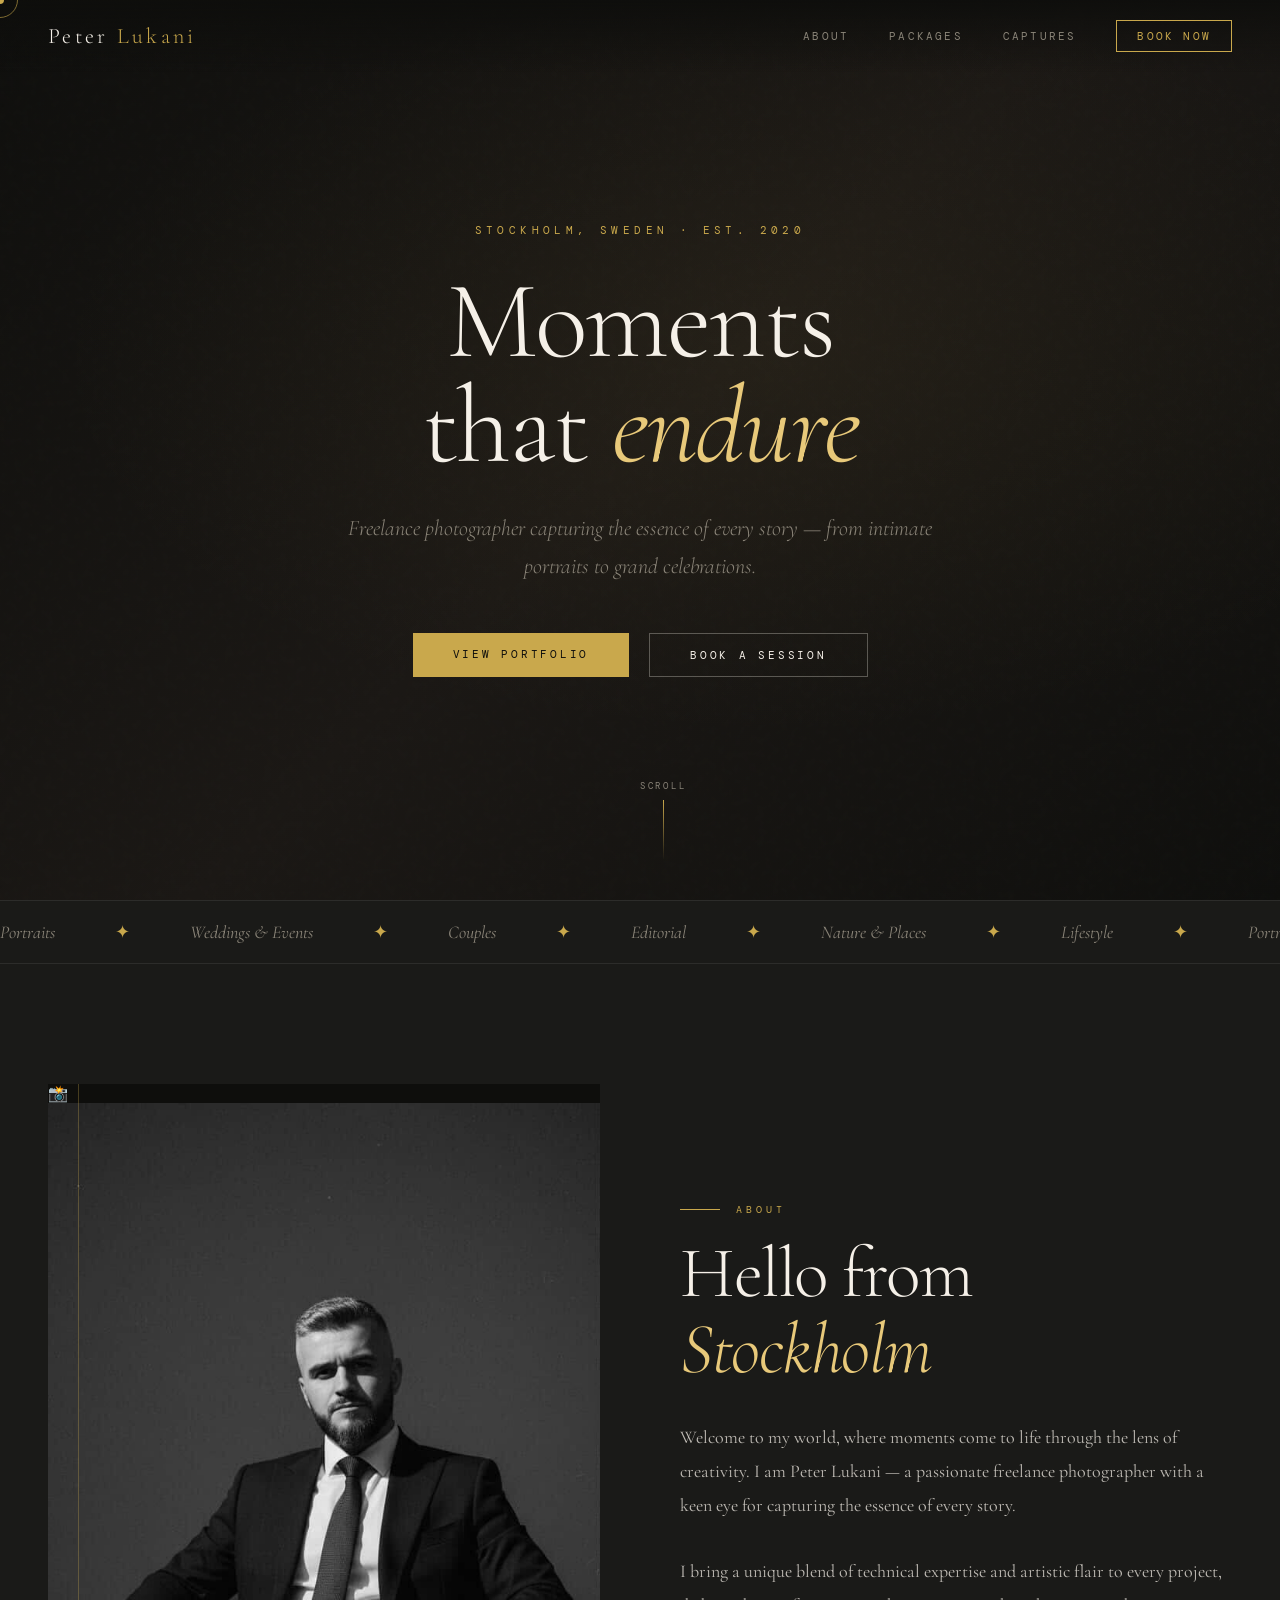
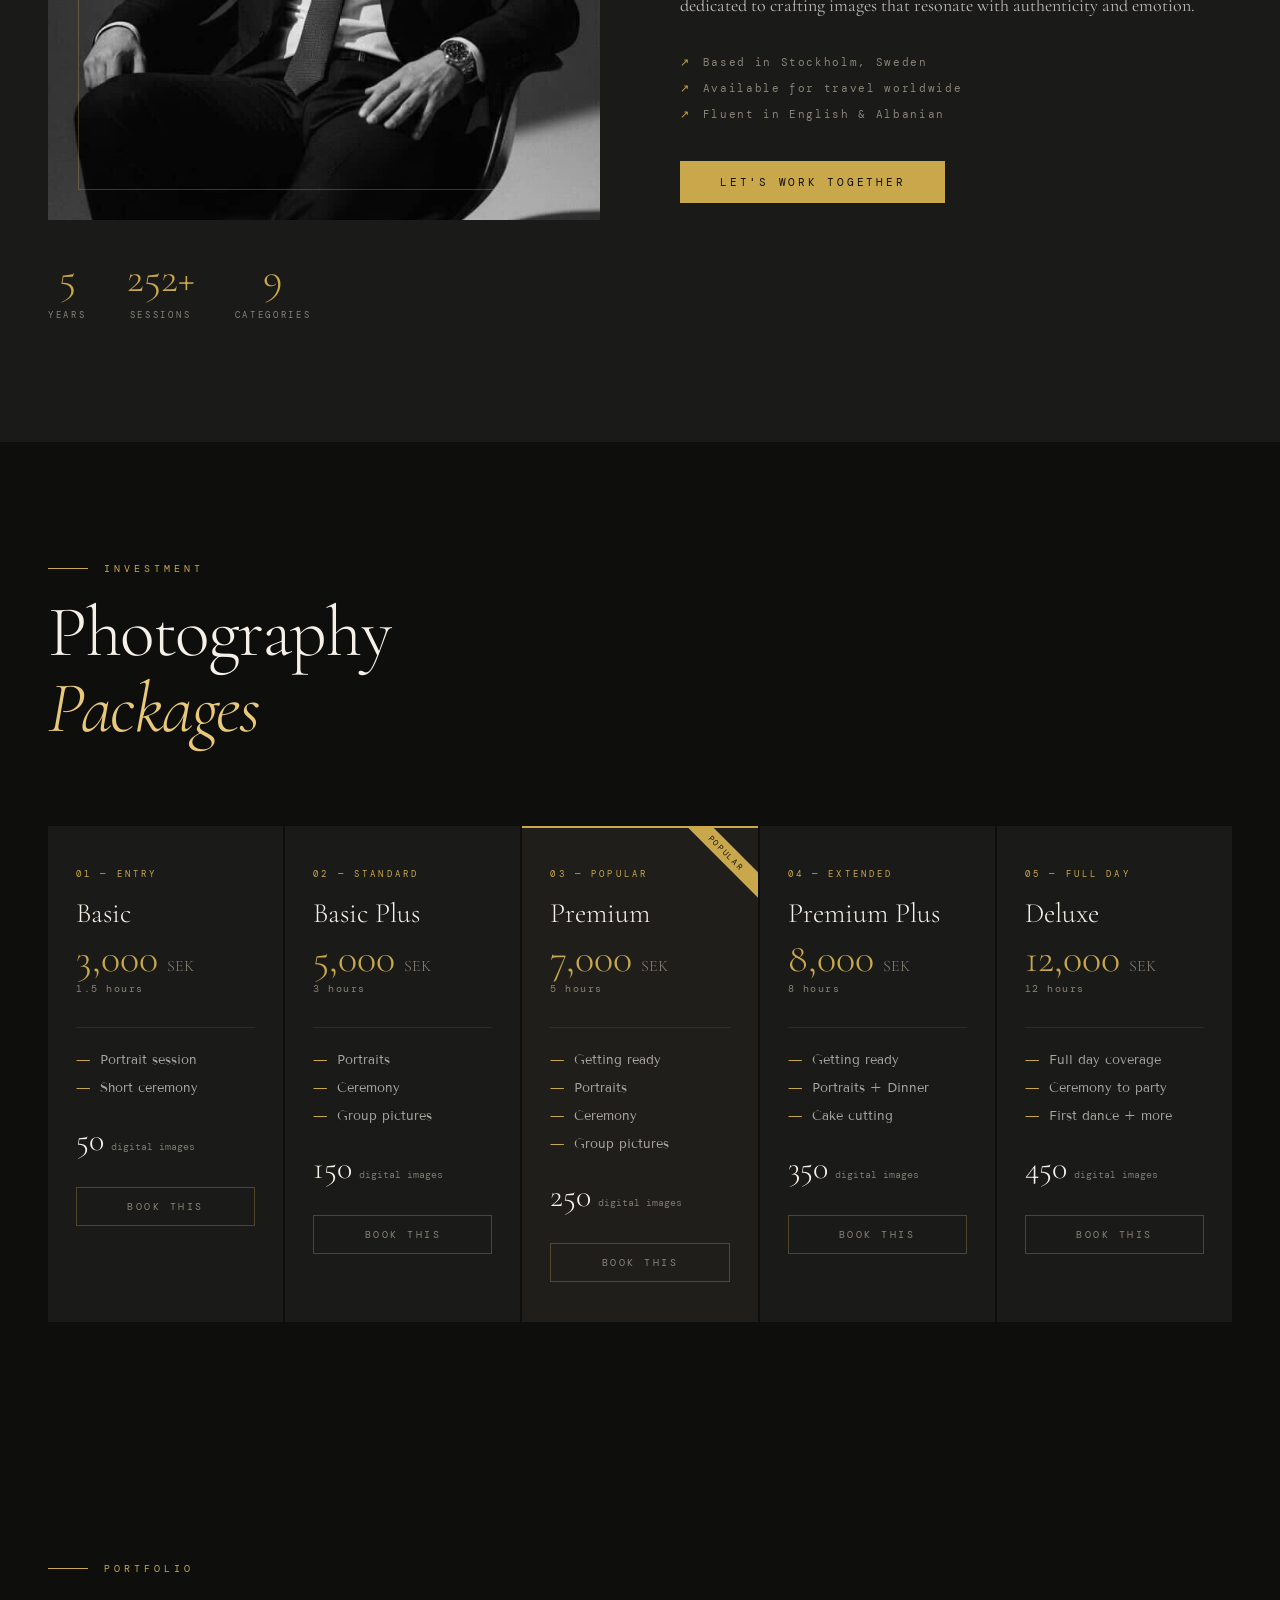
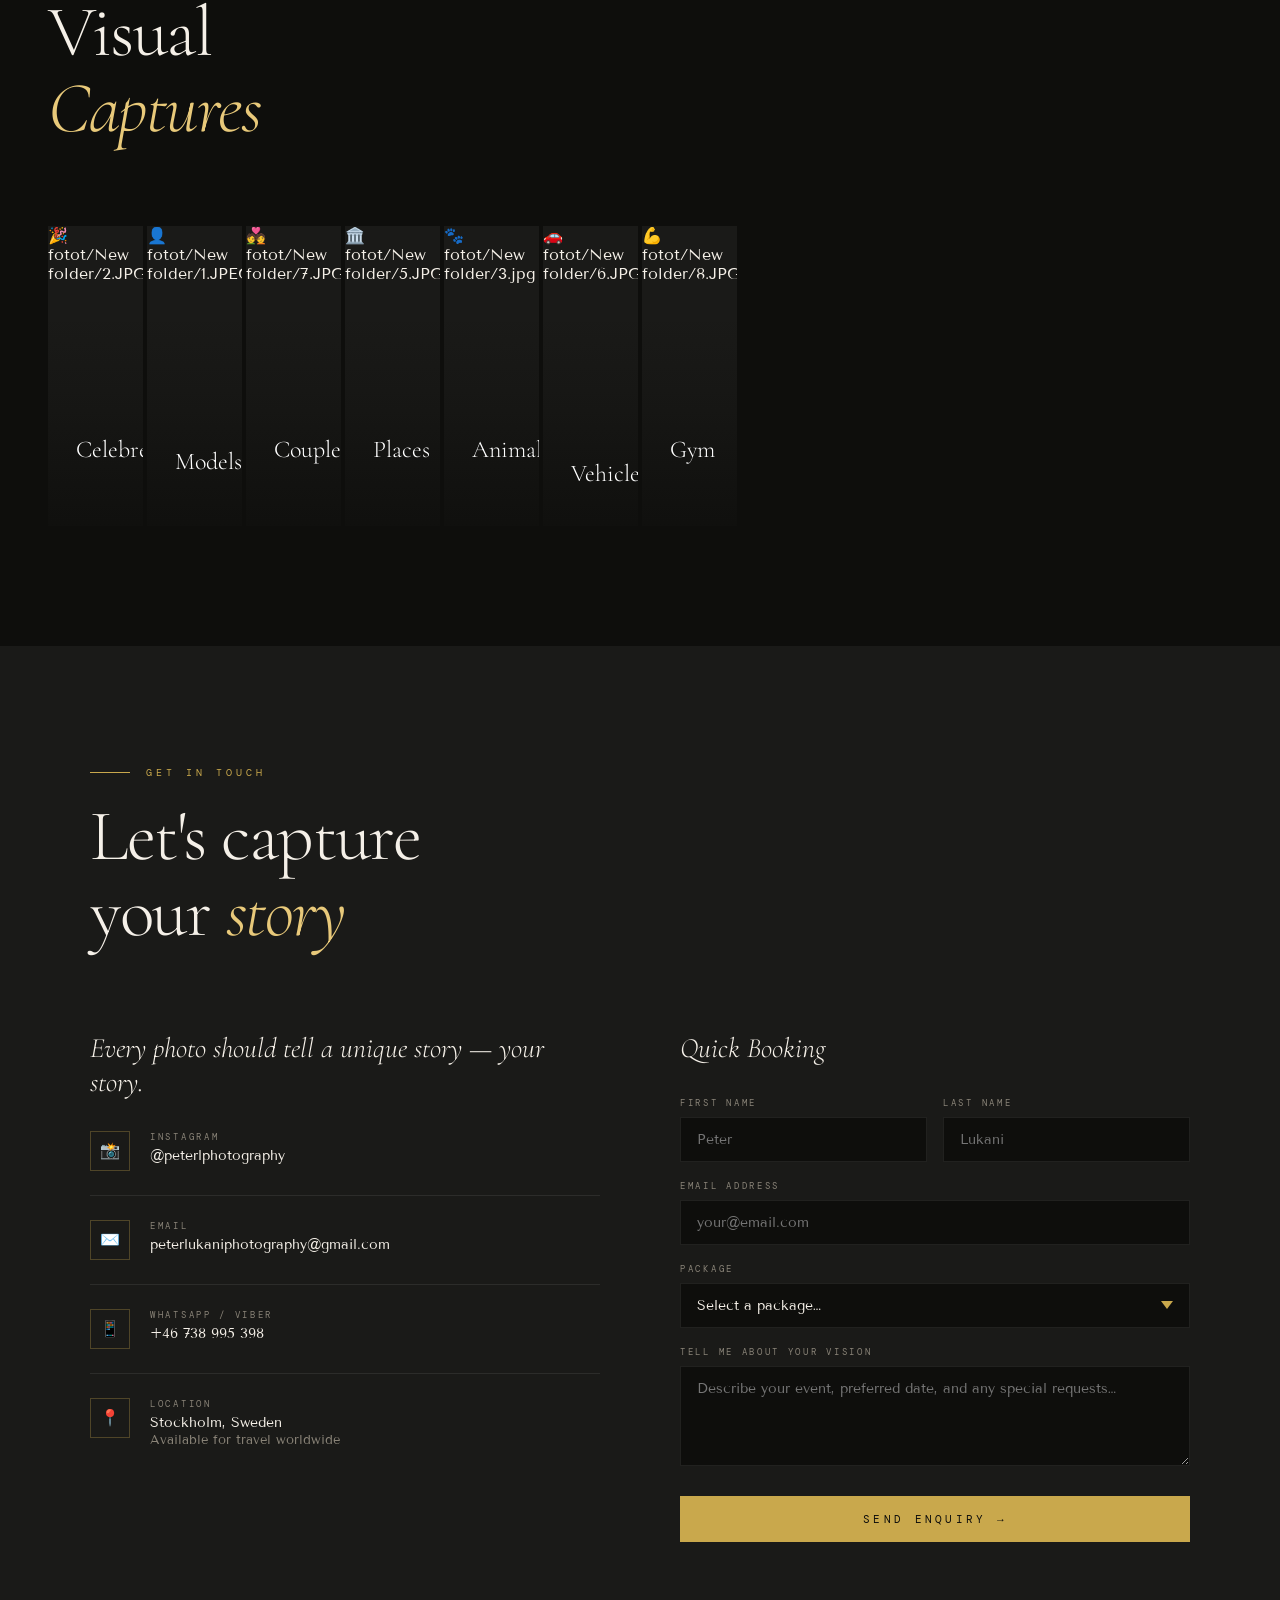
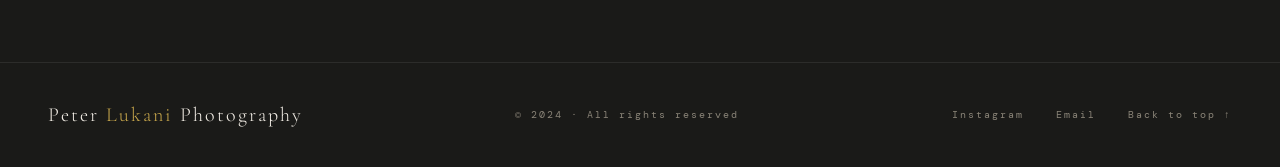
<file: homepage.html>
<!DOCTYPE html>
<html lang="en">
<head>
    <meta charset="UTF-8">
    <meta name="viewport" content="width=device-width, initial-scale=1.0">
    <title>Peter Lukani Photography</title>

    <!-- Google Fonts -->
    <link rel="preconnect" href="https://fonts.googleapis.com">
    <link rel="preconnect" href="https://fonts.gstatic.com" crossorigin>
    <link href="https://fonts.googleapis.com/css2?family=Cormorant+Garamond:ital,wght@0,300;0,400;0,600;1,300;1,400&family=Tenor+Sans&family=DM+Mono:wght@300;400&display=swap" rel="stylesheet">

    <!-- Stylesheet -->
    <link rel="stylesheet" href="style.css">
</head>
<body>

    <!-- Custom Cursor -->
    <div class="cursor" id="cursor"></div>
    <div class="cursor-ring" id="cursorRing"></div>

    <!-- Loading Screen -->
    <div id="loader">
        <div class="loader-text">Peter Lukani</div>
        <div class="loader-line"></div>
    </div>

    <!-- Mobile Nav Overlay -->
    <div class="nav-overlay" id="navOverlay">
        <a href="#hero"     onclick="closeNav()">Home</a>
        <a href="#about"    onclick="closeNav()">About</a>
        <a href="#packages" onclick="closeNav()">Packages</a>
        <a href="#captures" onclick="closeNav()">Captures</a>
        <a href="#contact"  onclick="closeNav()">Contact</a>
    </div>

    <!-- ========== HEADER ========== -->
    <header id="header">
        <a class="logo" href="#hero">Peter <span>Lukani</span></a>

        <nav>
            <a href="#about">About</a>
            <a href="#packages">Packages</a>
            <a href="#captures">Captures</a>
            <a href="#contact" class="nav-cta">Book Now</a>
        </nav>

        <button class="hamburger" id="hamburger" onclick="toggleNav()">
            <span></span>
            <span></span>
            <span></span>
        </button>
    </header>

    <!-- ========== HERO ========== -->
    <section id="hero">
        <div class="hero-bg"></div>
        <div class="hero-grain"></div>

        <div class="hero-content">
            <p class="hero-label">Stockholm, Sweden · Est. 2020</p>
            <h1 class="hero-title">Moments<br>that <em>endure</em></h1>
            <p class="hero-subtitle">
                Freelance photographer capturing the essence of every story —
                from intimate portraits to grand celebrations.
            </p>
            <div class="hero-actions">
                <a href="#captures" class="btn-primary">View Portfolio</a>
                <a href="#contact"  class="btn-outline">Book a Session</a>
            </div>
        </div>

        <div class="scroll-hint">
            <span>Scroll</span>
            <div class="scroll-line"></div>
        </div>
    </section>

    <!-- ========== MARQUEE ========== -->
    <div class="marquee-wrap">
        <div class="marquee-track">
            <span>Portraits</span>        <span><b>✦</b></span>
            <span>Weddings &amp; Events</span> <span><b>✦</b></span>
            <span>Couples</span>          <span><b>✦</b></span>
            <span>Editorial</span>        <span><b>✦</b></span>
            <span>Nature &amp; Places</span>   <span><b>✦</b></span>
            <span>Lifestyle</span>        <span><b>✦</b></span>
            <!-- Duplicate for seamless loop -->
            <span>Portraits</span>        <span><b>✦</b></span>
            <span>Weddings &amp; Events</span> <span><b>✦</b></span>
            <span>Couples</span>          <span><b>✦</b></span>
            <span>Editorial</span>        <span><b>✦</b></span>
            <span>Nature &amp; Places</span>   <span><b>✦</b></span>
            <span>Lifestyle</span>        <span><b>✦</b></span>
        </div>
    </div>

    <!-- ========== ABOUT ========== -->
    <section id="about">

        <!-- Left — Photo & Stats -->
        <div class="about-visual reveal">
            <div class="about-photo-frame">
                <!--
                    Replace the placeholder below with your actual profile photo:
                    <img src="assests\profile-pic.jpg" style="width:100%;height:100%;object-fit:cover">
                -->
                <div class="about-photo-placeholder">
                    <div class="icon">📸</div>
                    <img src="assests\profile-pic.jpg" style="width:100%;height:100%;object-fit:cover">
                </div>
            </div>

            <div class="about-stats">
                <div class="stat">
                    <span class="stat-number" data-count="5">0</span>
                    <span class="stat-label">Years</span>
                </div>
                <div class="stat">
                    <span class="stat-number" data-count="320">0</span>
                    <span class="stat-label">Sessions</span>
                </div>
                <div class="stat">
                    <span class="stat-number" data-count="9">0</span>
                    <span class="stat-label">Categories</span>
                </div>
            </div>
        </div>

        <!-- Right — Text -->
        <div class="about-text">
            <div class="section-header reveal">
                <p class="section-tag">About</p>
                <h2 class="section-title">Hello from<br><em>Stockholm</em></h2>
            </div>

            <p class="about-body reveal reveal-delay-1">
                Welcome to my world, where moments come to life through the lens of creativity.
                I am Peter Lukani — a passionate freelance photographer with a keen eye for
                capturing the essence of every story.
            </p>
            <p class="about-body reveal reveal-delay-2">
                I bring a unique blend of technical expertise and artistic flair to every project,
                dedicated to crafting images that resonate with authenticity and emotion.
            </p>

            <div class="reveal reveal-delay-3">
                <div class="about-detail">Based in Stockholm, Sweden</div>
                <div class="about-detail">Available for travel worldwide</div>
                <div class="about-detail">Fluent in English &amp; Albanian</div>
            </div>

            <div style="margin-top: 40px;" class="reveal reveal-delay-4">
                <a href="#contact" class="btn-primary">Let's Work Together</a>
            </div>
        </div>

    </section>

    <!-- ========== PACKAGES ========== -->
    <section id="packages">
        <div class="packages-inner">

            <div class="section-header reveal">
                <p class="section-tag">Investment</p>
                <h2 class="section-title">Photography<br><em>Packages</em></h2>
            </div>

            <div class="packages-grid">

                <!-- Basic -->
                <div class="pkg-card reveal reveal-delay-1">
                    <p class="pkg-tier">01 — Entry</p>
                    <h3 class="pkg-name">Basic</h3>
                    <div class="pkg-price">3,000 <span>SEK</span></div>
                    <p class="pkg-duration">1.5 hours</p>
                    <div class="pkg-divider"></div>
                    <div class="pkg-feature">Portrait session</div>
                    <div class="pkg-feature">Short ceremony</div>
                    <div class="pkg-images">50 <span>digital images</span></div>
                    <a href="#contact" class="pkg-btn">Book This</a>
                </div>

                <!-- Basic Plus -->
                <div class="pkg-card reveal reveal-delay-2">
                    <p class="pkg-tier">02 — Standard</p>
                    <h3 class="pkg-name">Basic Plus</h3>
                    <div class="pkg-price">5,000 <span>SEK</span></div>
                    <p class="pkg-duration">3 hours</p>
                    <div class="pkg-divider"></div>
                    <div class="pkg-feature">Portraits</div>
                    <div class="pkg-feature">Ceremony</div>
                    <div class="pkg-feature">Group pictures</div>
                    <div class="pkg-images">150 <span>digital images</span></div>
                    <a href="#contact" class="pkg-btn">Book This</a>
                </div>

                <!-- Premium (featured) -->
                <div class="pkg-card featured reveal reveal-delay-3">
                    <p class="pkg-tier">03 — Popular</p>
                    <h3 class="pkg-name">Premium</h3>
                    <div class="pkg-price">7,000 <span>SEK</span></div>
                    <p class="pkg-duration">5 hours</p>
                    <div class="pkg-divider"></div>
                    <div class="pkg-feature">Getting ready</div>
                    <div class="pkg-feature">Portraits</div>
                    <div class="pkg-feature">Ceremony</div>
                    <div class="pkg-feature">Group pictures</div>
                    <div class="pkg-images">250 <span>digital images</span></div>
                    <a href="#contact" class="pkg-btn">Book This</a>
                </div>

                <!-- Premium Plus -->
                <div class="pkg-card reveal reveal-delay-4">
                    <p class="pkg-tier">04 — Extended</p>
                    <h3 class="pkg-name">Premium Plus</h3>
                    <div class="pkg-price">8,000 <span>SEK</span></div>
                    <p class="pkg-duration">8 hours</p>
                    <div class="pkg-divider"></div>
                    <div class="pkg-feature">Getting ready</div>
                    <div class="pkg-feature">Portraits + Dinner</div>
                    <div class="pkg-feature">Cake cutting</div>
                    <div class="pkg-images">350 <span>digital images</span></div>
                    <a href="#contact" class="pkg-btn">Book This</a>
                </div>

                <!-- Deluxe -->
                <div class="pkg-card reveal reveal-delay-4">
                    <p class="pkg-tier">05 — Full Day</p>
                    <h3 class="pkg-name">Deluxe</h3>
                    <div class="pkg-price">12,000 <span>SEK</span></div>
                    <p class="pkg-duration">12 hours</p>
                    <div class="pkg-divider"></div>
                    <div class="pkg-feature">Full day coverage</div>
                    <div class="pkg-feature">Ceremony to party</div>
                    <div class="pkg-feature">First dance + more</div>
                    <div class="pkg-images">450 <span>digital images</span></div>
                    <a href="#contact" class="pkg-btn">Book This</a>
                </div>

            </div>
        </div>
    </section>

    <!-- ========== CAPTURES ========== -->
    <section id="captures">
        <div class="captures-inner">

            <div class="section-header reveal">
                <p class="section-tag">Portfolio</p>
                <h2 class="section-title">Visual<br><em>Captures</em></h2>
            </div>

            <div class="captures-grid">

                <!--
                    HOW TO ADD REAL PHOTOS:
                    Replace the <div class="capture-img-placeholder"> block inside each card with:
                    <img src="fotot/New folder/2.JPG" style="position:absolute;inset:0;width:100%;height:100%;object-fit:cover">
                -->

                <!-- Celebretes -->
                <div class="capture-card reveal" onclick="openLightbox('Celebretes', 'Celebrations &amp; Events')">
                    <div class="capture-img-placeholder">
                        <span class="placeholder-icon">🎉</span>
                        <span class="placeholder-label">fotot/New folder/2.JPG</span>
                    </div>
                    <div class="capture-overlay">
                        <div class="capture-info">
                            <div class="capture-name">Celebretes</div>
                            <div class="capture-count">Celebrations &amp; Events</div>
                        </div>
                    </div>
                    <div class="capture-arrow">→</div>
                </div>

                <!-- Models -->
                <div class="capture-card reveal reveal-delay-1" onclick="openLightbox('Models', 'Portrait Photography')">
                    <div class="capture-img-placeholder">
                        <span class="placeholder-icon">👤</span>
                        <span class="placeholder-label">fotot/New folder/1.JPEG</span>
                    </div>
                    <div class="capture-overlay">
                        <div class="capture-info">
                            <div class="capture-name">Models</div>
                            <div class="capture-count">Portrait Photography</div>
                        </div>
                    </div>
                    <div class="capture-arrow">→</div>
                </div>

                <!-- Couples -->
                <div class="capture-card reveal reveal-delay-2" onclick="openLightbox('Couples', 'Love &amp; Romance')">
                    <div class="capture-img-placeholder">
                        <span class="placeholder-icon">💑</span>
                        <span class="placeholder-label">fotot/New folder/7.JPG</span>
                    </div>
                    <div class="capture-overlay">
                        <div class="capture-info">
                            <div class="capture-name">Couples</div>
                            <div class="capture-count">Love &amp; Romance</div>
                        </div>
                    </div>
                    <div class="capture-arrow">→</div>
                </div>

                <!-- Places -->
                <div class="capture-card reveal reveal-delay-1" onclick="openLightbox('Places', 'Landscapes &amp; Architecture')">
                    <div class="capture-img-placeholder">
                        <span class="placeholder-icon">🏛️</span>
                        <span class="placeholder-label">fotot/New folder/5.JPG</span>
                    </div>
                    <div class="capture-overlay">
                        <div class="capture-info">
                            <div class="capture-name">Places</div>
                            <div class="capture-count">Landscapes &amp; Architecture</div>
                        </div>
                    </div>
                    <div class="capture-arrow">→</div>
                </div>

                <!-- Animals -->
                <div class="capture-card reveal reveal-delay-2" onclick="openLightbox('Animals', 'Wildlife &amp; Nature')">
                    <div class="capture-img-placeholder">
                        <span class="placeholder-icon">🐾</span>
                        <span class="placeholder-label">fotot/New folder/3.jpg</span>
                    </div>
                    <div class="capture-overlay">
                        <div class="capture-info">
                            <div class="capture-name">Animals</div>
                            <div class="capture-count">Wildlife &amp; Nature</div>
                        </div>
                    </div>
                    <div class="capture-arrow">→</div>
                </div>

                <!-- Vehicles -->
                <div class="capture-card reveal reveal-delay-3" onclick="openLightbox('Vehicles', 'Automotive')">
                    <div class="capture-img-placeholder">
                        <span class="placeholder-icon">🚗</span>
                        <span class="placeholder-label">fotot/New folder/6.JPG</span>
                    </div>
                    <div class="capture-overlay">
                        <div class="capture-info">
                            <div class="capture-name">Vehicles</div>
                            <div class="capture-count">Automotive</div>
                        </div>
                    </div>
                    <div class="capture-arrow">→</div>
                </div>

                <!-- Gym -->
                <div class="capture-card reveal reveal-delay-2" onclick="openLightbox('Gym', 'Fitness &amp; Lifestyle')">
                    <div class="capture-img-placeholder">
                        <span class="placeholder-icon">💪</span>
                        <span class="placeholder-label">fotot/New folder/8.JPG</span>
                    </div>
                    <div class="capture-overlay">
                        <div class="capture-info">
                            <div class="capture-name">Gym</div>
                            <div class="capture-count">Fitness &amp; Lifestyle</div>
                        </div>
                    </div>
                    <div class="capture-arrow">→</div>
                </div>

            </div>
        </div>
    </section>

    <!-- ========== LIGHTBOX ========== -->
    <div id="lightbox">
        <button class="lightbox-close" onclick="closeLightbox()">✕ &nbsp; Close</button>
        <div class="lightbox-title"    id="lightboxTitle"></div>
        <div class="lightbox-subtitle" id="lightboxSubtitle"></div>
        <div class="lightbox-grid"     id="lightboxGrid">
            <!-- Populated dynamically by script.js -->
        </div>
    </div>

    <!-- ========== CONTACT ========== -->
    <section id="contact">
        <div class="contact-inner">

            <div class="section-header reveal">
                <p class="section-tag">Get in Touch</p>
                <h2 class="section-title">Let's capture<br>your <em>story</em></h2>
            </div>

            <div class="contact-grid">

                <!-- Contact Info -->
                <div class="contact-info reveal">
                    <h3>Every photo should tell a unique story — <em>your</em> story.</h3>

                    <div class="contact-item">
                        <div class="contact-icon">📸</div>
                        <div>
                            <p class="contact-label">Instagram</p>
                            <p class="contact-value">
                                <a href="https://www.instagram.com/peterlphotography/" target="_blank">
                                    @peterlphotography
                                </a>
                            </p>
                        </div>
                    </div>

                    <div class="contact-item">
                        <div class="contact-icon">✉️</div>
                        <div>
                            <p class="contact-label">Email</p>
                            <p class="contact-value">
                                <a href="mailto:peterlukaniphotography@gmail.com">
                                    peterlukaniphotography@gmail.com
                                </a>
                            </p>
                        </div>
                    </div>

                    <div class="contact-item">
                        <div class="contact-icon">📱</div>
                        <div>
                            <p class="contact-label">WhatsApp / Viber</p>
                            <p class="contact-value">
                                <a href="tel:+46738995398">+46 738 995 398</a>
                            </p>
                        </div>
                    </div>

                    <div class="contact-item">
                        <div class="contact-icon">📍</div>
                        <div>
                            <p class="contact-label">Location</p>
                            <p class="contact-value">
                                Stockholm, Sweden<br>
                                <span style="color:var(--muted);font-size:13px;">Available for travel worldwide</span>
                            </p>
                        </div>
                    </div>
                </div>

                <!-- Booking Form -->
                <div class="booking-form reveal reveal-delay-2">
                    <h3>Quick Booking</h3>

                    <div id="bookingForm">
                        <div class="form-row">
                            <div class="form-group">
                                <label>First Name</label>
                                <input type="text" id="fname" placeholder="Peter">
                            </div>
                            <div class="form-group">
                                <label>Last Name</label>
                                <input type="text" id="lname" placeholder="Lukani">
                            </div>
                        </div>

                        <div class="form-group">
                            <label>Email Address</label>
                            <input type="email" id="email" placeholder="your@email.com">
                        </div>

                        <div class="form-group">
                            <label>Package</label>
                            <select id="pkg">
                                <option value="">Select a package…</option>
                                <option>Basic — 3,000 SEK (1.5 hrs)</option>
                                <option>Basic Plus — 5,000 SEK (3 hrs)</option>
                                <option>Premium — 7,000 SEK (5 hrs)</option>
                                <option>Premium Plus — 8,000 SEK (8 hrs)</option>
                                <option>Deluxe — 12,000 SEK (12 hrs)</option>
                            </select>
                        </div>

                        <div class="form-group">
                            <label>Tell me about your vision</label>
                            <textarea id="msg" placeholder="Describe your event, preferred date, and any special requests…"></textarea>
                        </div>

                        <button class="form-submit" onclick="submitForm()">Send Enquiry →</button>
                    </div>

                    <div class="form-success" id="formSuccess">
                        <p>✦ Thank you, your enquiry has been sent!</p>
                        <p style="font-size:15px;color:var(--muted);margin-top:12px;font-style:normal;">
                            Peter will be in touch within 24 hours.
                        </p>
                    </div>
                </div>

            </div>
        </div>
    </section>

    <!-- ========== FOOTER ========== -->
    <footer>
        <div class="footer-logo">Peter <span>Lukani</span> Photography</div>
        <div class="footer-copy">© 2024 · All rights reserved</div>
        <div class="footer-links">
            <a href="https://www.instagram.com/peterlphotography/" target="_blank">Instagram</a>
            <a href="mailto:peterlukaniphotography@gmail.com">Email</a>
            <a href="#hero">Back to top ↑</a>
        </div>
    </footer>

    <!-- JavaScript -->
    <script src="script.js"></script>

</body>
</html>
</file>
<file: style.css>
/* Peter Lukani Photography — style.css */

:root {
    --cream:      #f5f0e8;
    --charcoal:   #1a1a18;
    --dark:       #0e0e0c;
    --gold:       #c9a84c;
    --gold-light: #e8c97a;
    --muted:      #8a8478;
    --border:     rgba(255,255,255,0.08);
}

*, *::before, *::after { box-sizing: border-box; margin: 0; padding: 0; }
html { scroll-behavior: smooth; }
body {
    font-family: 'Tenor Sans', sans-serif;
    background: var(--dark);
    color: var(--cream);
    overflow-x: hidden;
    cursor: none;
}

/* ── CURSOR ───────────────────────────────────── */
.cursor {
    position: fixed; width: 8px; height: 8px;
    background: var(--gold); border-radius: 50%;
    pointer-events: none; z-index: 99999;
    transform: translate(-50%,-50%);
    transition: width .2s, height .2s, background .2s;
}
.cursor-ring {
    position: fixed; width: 36px; height: 36px;
    border: 1px solid var(--gold); border-radius: 50%;
    pointer-events: none; z-index: 99998;
    transform: translate(-50%,-50%);
    transition: width .35s cubic-bezier(.25,.46,.45,.94),
                height .35s cubic-bezier(.25,.46,.45,.94);
    opacity: .6;
}
body:has(a:hover) .cursor,
body:has(button:hover) .cursor     { width:16px; height:16px; background:var(--gold-light); }
body:has(a:hover) .cursor-ring,
body:has(button:hover) .cursor-ring { width:56px; height:56px; opacity:.3; }

/* ── LOADER ───────────────────────────────────── */
#loader {
    position:fixed; inset:0; background:var(--dark);
    display:flex; align-items:center; justify-content:center;
    flex-direction:column; gap:24px; z-index:9999;
    transition:opacity .8s, visibility .8s;
}
#loader.hidden { opacity:0; visibility:hidden; pointer-events:none; }
.loader-text {
    font-family:'Cormorant Garamond',serif;
    font-size:clamp(28px,5vw,52px); font-weight:300;
    letter-spacing:.3em; color:var(--cream);
    opacity:0; animation:fadeUp .8s .3s forwards;
}
.loader-line {
    width:0; height:1px; background:var(--gold);
    animation:expandLine 1.2s .6s cubic-bezier(.77,0,.175,1) forwards;
}

/* ── KEYFRAMES ────────────────────────────────── */
@keyframes expandLine { to { width:200px; } }
@keyframes fadeUp     { from { opacity:0; transform:translateY(20px); } to { opacity:1; transform:none; } }
@keyframes fadeIn     { from { opacity:0; } to { opacity:1; } }
@keyframes marquee    { from { transform:translateX(0); } to { transform:translateX(-50%); } }
@keyframes grain {
    0%,100% { transform:translate(0,0); }
    10%  { transform:translate(-2%,-3%); }
    20%  { transform:translate(-4%,2%); }
    30%  { transform:translate(2%,-1%); }
    40%  { transform:translate(-1%,4%); }
    50%  { transform:translate(3%,-2%); }
    60%  { transform:translate(-3%,1%); }
    70%  { transform:translate(1%,3%); }
    80%  { transform:translate(-2%,-4%); }
    90%  { transform:translate(4%,1%); }
}
@keyframes scrollPulse {
    0%   { transform:scaleY(0); transform-origin:top; }
    50%  { transform:scaleY(1); transform-origin:top; }
    51%  { transform:scaleY(1); transform-origin:bottom; }
    100% { transform:scaleY(0); transform-origin:bottom; }
}

/* ── HEADER ───────────────────────────────────── */
header {
    position:fixed; top:0; left:0; right:0; z-index:1000;
    display:flex; align-items:center; justify-content:space-between;
    padding:20px 48px;
    background:linear-gradient(180deg,rgba(14,14,12,.95) 0%,rgba(14,14,12,0) 100%);
    transition:background .4s, padding .4s;
}
header.scrolled {
    background:rgba(14,14,12,.96);
    padding:14px 48px;
    border-bottom:1px solid rgba(201,168,76,.15);
    backdrop-filter:blur(12px);
}
.logo {
    font-family:'Cormorant Garamond',serif;
    font-size:22px; font-weight:300; letter-spacing:.15em;
    color:var(--cream); text-decoration:none;
}
.logo span { color:var(--gold); }
nav { display:flex; gap:40px; align-items:center; }
nav a {
    font-family:'DM Mono',monospace; font-size:11px;
    letter-spacing:.2em; text-transform:uppercase;
    color:var(--muted); text-decoration:none;
    position:relative; transition:color .3s;
}
nav a::after {
    content:''; position:absolute; bottom:-4px; left:0;
    width:0; height:1px; background:var(--gold); transition:width .3s;
}
nav a:hover { color:var(--cream); }
nav a:hover::after { width:100%; }
.nav-cta {
    border:1px solid var(--gold); color:var(--gold) !important;
    padding:8px 20px; transition:background .3s,color .3s !important;
}
.nav-cta:hover { background:var(--gold); color:var(--dark) !important; }
.nav-cta::after { display:none !important; }

.hamburger {
    display:none; flex-direction:column; gap:5px;
    background:none; border:none; cursor:pointer; padding:4px;
}
.hamburger span { display:block; width:24px; height:1px; background:var(--cream); transition:all .3s; }
.hamburger.open span:nth-child(1) { transform:rotate(45deg) translate(4px,4px); }
.hamburger.open span:nth-child(2) { opacity:0; }
.hamburger.open span:nth-child(3) { transform:rotate(-45deg) translate(4px,-4px); }

.nav-overlay {
    display:none; position:fixed; inset:0;
    background:rgba(14,14,12,.98); z-index:990;
    flex-direction:column; align-items:center; justify-content:center; gap:48px;
}
.nav-overlay.open { display:flex; }
.nav-overlay a {
    font-family:'Cormorant Garamond',serif;
    font-size:42px; font-weight:300; font-style:italic;
    color:var(--cream); text-decoration:none; transition:color .3s;
}
.nav-overlay a:hover { color:var(--gold); }

/* ── HERO ─────────────────────────────────────── */
#hero {
    height:100vh; position:relative;
    display:flex; flex-direction:column;
    align-items:center; justify-content:center;
    overflow:hidden;
}
.hero-bg {
    position:absolute; inset:0;
    background:linear-gradient(135deg,#0e0e0c 0%,#1a1714 50%,#0e0e0c 100%);
}
.hero-bg::before {
    content:''; position:absolute; inset:0;
    background:radial-gradient(ellipse 80% 60% at 60% 40%,rgba(201,168,76,.06) 0%,transparent 70%);
}
.hero-grain {
    position:absolute; inset:-50%; width:200%; height:200%;
    background-image:url("data:image/svg+xml,%3Csvg viewBox='0 0 256 256' xmlns='http://www.w3.org/2000/svg'%3E%3Cfilter id='n'%3E%3CfeTurbulence type='fractalNoise' baseFrequency='0.9' numOctaves='4' stitchTiles='stitch'/%3E%3C/filter%3E%3Crect width='100%25' height='100%25' filter='url(%23n)' opacity='0.035'/%3E%3C/svg%3E");
    opacity:.4; animation:grain .5s steps(1) infinite;
}
.hero-content {
    position:relative; z-index:2;
    text-align:center; max-width:900px; padding:0 24px;
}
.hero-label {
    font-family:'DM Mono',monospace; font-size:11px;
    letter-spacing:.4em; color:var(--gold);
    text-transform:uppercase; margin-bottom:32px;
    opacity:0; animation:fadeUp .8s 1.6s forwards;
}
.hero-title {
    font-family:'Cormorant Garamond',serif;
    font-size:clamp(52px,10vw,110px); font-weight:300;
    line-height:.95; letter-spacing:-.02em; color:var(--cream);
    margin-bottom:32px;
    opacity:0; animation:fadeUp .9s 1.8s forwards;
}
.hero-title em { font-style:italic; color:var(--gold-light); }
.hero-subtitle {
    font-family:'Cormorant Garamond',serif;
    font-size:clamp(16px,2.5vw,22px); font-weight:300; font-style:italic;
    color:var(--muted); line-height:1.7; max-width:600px; margin:0 auto 48px;
    opacity:0; animation:fadeUp .8s 2s forwards;
}
.hero-actions {
    display:flex; gap:20px; justify-content:center; flex-wrap:wrap;
    opacity:0; animation:fadeUp .8s 2.2s forwards;
}
.scroll-hint {
    position:absolute; bottom:40px; left:50%; transform:translateX(-50%);
    display:flex; flex-direction:column; align-items:center; gap:8px;
    opacity:0; animation:fadeUp .8s 2.6s forwards;
}
.scroll-hint span {
    font-family:'DM Mono',monospace; font-size:9px;
    letter-spacing:.3em; color:var(--muted); text-transform:uppercase;
}
.scroll-line {
    width:1px; height:60px;
    background:linear-gradient(var(--gold),transparent);
    animation:scrollPulse 1.8s 3s infinite;
}

/* ── BUTTONS ──────────────────────────────────── */
.btn-primary {
    display:inline-block; background:var(--gold); color:var(--dark);
    padding:14px 40px; font-family:'DM Mono',monospace;
    font-size:11px; letter-spacing:.25em; text-transform:uppercase;
    text-decoration:none; border:none; cursor:pointer;
    transition:background .3s, transform .2s;
}
.btn-primary:hover { background:var(--gold-light); transform:translateY(-2px); }
.btn-outline {
    display:inline-block;
    border:1px solid rgba(245,240,232,.3); color:var(--cream);
    padding:14px 40px; font-family:'DM Mono',monospace;
    font-size:11px; letter-spacing:.25em; text-transform:uppercase;
    text-decoration:none; transition:border-color .3s, background .3s;
}
.btn-outline:hover { border-color:var(--cream); background:rgba(245,240,232,.05); }

/* ── SECTION SHARED ───────────────────────────── */
section { padding:120px 48px; }
.section-header { margin-bottom:80px; }
.section-tag {
    font-family:'DM Mono',monospace; font-size:10px;
    letter-spacing:.4em; color:var(--gold); text-transform:uppercase;
    display:flex; align-items:center; gap:16px; margin-bottom:20px;
}
.section-tag::before { content:''; display:block; width:40px; height:1px; background:var(--gold); }
.section-title {
    font-family:'Cormorant Garamond',serif;
    font-size:clamp(38px,6vw,72px); font-weight:300;
    line-height:1.05; letter-spacing:-.02em;
}
.section-title em { font-style:italic; color:var(--gold-light); }

/* ── MARQUEE ──────────────────────────────────── */
.marquee-wrap {
    overflow:hidden; padding:20px 0;
    border-top:1px solid var(--border); border-bottom:1px solid var(--border);
    background:var(--charcoal);
}
.marquee-track {
    display:flex; gap:60px; white-space:nowrap;
    animation:marquee 20s linear infinite;
}
.marquee-track span {
    font-family:'Cormorant Garamond',serif;
    font-size:18px; font-style:italic; color:var(--muted); flex-shrink:0;
}
.marquee-track span b { color:var(--gold); font-weight:400; font-style:normal; }

/* ── ABOUT ────────────────────────────────────── */
#about {
    background:var(--charcoal);
    display:grid; grid-template-columns:1fr 1fr; gap:80px; align-items:center;
    max-width:1400px; margin:0 auto;
}
.about-visual { position:relative; }
.about-photo-frame {
    position:relative; width:100%; aspect-ratio:3/4;
    background:var(--dark); overflow:hidden;
}
.about-photo-frame::before {
    content:''; position:absolute;
    top:-30px; right:-30px; bottom:30px; left:30px;
    border:1px solid rgba(201,168,76,.3);
    pointer-events:none; z-index:2;
}
.about-stats { display:flex; gap:40px; margin-top:32px; }
.stat { text-align:center; }
.stat-number {
    font-family:'Cormorant Garamond',serif;
    font-size:42px; font-weight:300; color:var(--gold); display:block;
}
.stat-label {
    font-family:'DM Mono',monospace; font-size:9px;
    letter-spacing:.3em; color:var(--muted); text-transform:uppercase;
}
.about-text .section-header { margin-bottom:32px; }
.about-body {
    font-family:'Cormorant Garamond',serif;
    font-size:18px; line-height:1.9;
    color:rgba(245,240,232,.75); margin-bottom:32px;
}
.about-detail {
    font-family:'DM Mono',monospace; font-size:11px;
    letter-spacing:.15em; color:var(--muted);
    display:flex; align-items:center; gap:12px; margin-bottom:12px;
}
.about-detail::before { content:'↗'; color:var(--gold); }

/* ── PACKAGES ─────────────────────────────────── */
#packages { background:var(--dark); }
.packages-inner { max-width:1400px; margin:0 auto; }
.packages-grid {
    display:grid; grid-template-columns:repeat(5,1fr);
    gap:2px; margin-top:60px;
}
.pkg-card {
    background:var(--charcoal); padding:40px 28px;
    border-top:2px solid transparent;
    transition:border-color .3s, background .3s, transform .3s;
    position:relative; overflow:hidden;
}
.pkg-card::before {
    content:''; position:absolute; inset:0;
    background:linear-gradient(135deg,rgba(201,168,76,.04) 0%,transparent 60%);
    opacity:0; transition:opacity .3s;
}
.pkg-card:hover { border-color:var(--gold); background:#1f1e1b; transform:translateY(-4px); }
.pkg-card:hover::before { opacity:1; }
.pkg-card.featured { border-color:var(--gold); background:#1f1e1b; }
.pkg-card.featured::after {
    content:'POPULAR'; position:absolute; top:16px; right:-24px;
    background:var(--gold); color:var(--dark);
    font-family:'DM Mono',monospace; font-size:8px;
    letter-spacing:.2em; padding:4px 32px; transform:rotate(45deg);
}
.pkg-tier {
    font-family:'DM Mono',monospace; font-size:9px;
    letter-spacing:.35em; color:var(--gold);
    text-transform:uppercase; margin-bottom:16px;
}
.pkg-name {
    font-family:'Cormorant Garamond',serif;
    font-size:28px; font-weight:300; color:var(--cream); margin-bottom:8px;
}
.pkg-price {
    font-family:'Cormorant Garamond',serif;
    font-size:40px; font-weight:300; color:var(--gold);
    margin-bottom:4px; line-height:1;
}
.pkg-price span { font-size:16px; color:var(--muted); }
.pkg-duration {
    font-family:'DM Mono',monospace; font-size:10px;
    color:var(--muted); letter-spacing:.15em; margin-bottom:32px;
}
.pkg-divider { height:1px; background:var(--border); margin-bottom:24px; }
.pkg-feature {
    display:flex; align-items:flex-start; gap:10px; margin-bottom:12px;
    font-family:'Tenor Sans',sans-serif; font-size:13px;
    color:rgba(245,240,232,.65);
}
.pkg-feature::before { content:'—'; color:var(--gold); flex-shrink:0; }
.pkg-images {
    font-family:'Cormorant Garamond',serif;
    font-size:32px; font-weight:300; color:var(--cream); margin-top:24px;
}
.pkg-images span { font-family:'DM Mono',monospace; font-size:10px; color:var(--muted); }
.pkg-btn {
    display:block; margin-top:28px; text-align:center; padding:12px;
    border:1px solid rgba(201,168,76,.3);
    font-family:'DM Mono',monospace; font-size:10px;
    letter-spacing:.25em; text-transform:uppercase;
    color:var(--muted); text-decoration:none; transition:all .3s;
}
.pkg-btn:hover { border-color:var(--gold); color:var(--gold); background:rgba(201,168,76,.06); }

/* ── CAPTURES ─────────────────────────────────── */
#captures { background:var(--dark); }
.captures-inner { max-width:1400px; margin:0 auto; }

.captures-grid {
    display:grid;
    grid-template-columns: repeat(12, 1fr);
    grid-auto-rows: 300px;
    gap:4px;
    margin-top:60px;
}

/* Grid placement — editorial asymmetric layout */
.capture-card.c1 { grid-column: 1 / 6;  grid-row: 1; }   /* wide */
.capture-card.c2 { grid-column: 6 / 9;  grid-row: 1; }
.capture-card.c3 { grid-column: 9 / 13; grid-row: 1 / 3; } /* tall right */
.capture-card.c4 { grid-column: 1 / 4;  grid-row: 2; }
.capture-card.c5 { grid-column: 4 / 7;  grid-row: 2; }
.capture-card.c6 { grid-column: 7 / 9;  grid-row: 2; }
.capture-card.c7 { grid-column: 1 / 5;  grid-row: 3; }

.capture-card {
    position:relative; overflow:hidden;
    cursor:pointer; background:var(--charcoal);
}

/* Photo fills the card */
.capture-card img {
    position:absolute; inset:0;
    width:100%; height:100%; object-fit:cover;
    transition:transform .7s cubic-bezier(.25,.46,.45,.94), filter .7s;
    filter:brightness(.72) saturate(.9);
}
.capture-card:hover img {
    transform:scale(1.06);
    filter:brightness(.5) saturate(1.1);
}

/* Permanent gradient at bottom */
.capture-overlay {
    position:absolute; inset:0;
    background:linear-gradient(to top,rgba(14,14,12,.85) 0%,rgba(14,14,12,.25) 45%,transparent 70%);
    display:flex; flex-direction:column; justify-content:flex-end;
    padding:24px 28px;
    transition:background .4s;
}
.capture-card:hover .capture-overlay {
    background:linear-gradient(to top,rgba(14,14,12,.92) 0%,rgba(14,14,12,.45) 55%,rgba(14,14,12,.1) 100%);
}
.capture-info { transition:transform .4s cubic-bezier(.25,.46,.45,.94); }
.capture-card:hover .capture-info { transform:translateY(-4px); }
.capture-name {
    font-family:'Cormorant Garamond',serif;
    font-size:clamp(16px,2vw,24px); font-weight:300; color:#fff; line-height:1;
    margin-bottom:4px;
}
.capture-count {
    font-family:'DM Mono',monospace; font-size:9px;
    letter-spacing:.3em; color:var(--gold); text-transform:uppercase;
    opacity:0; transform:translateY(6px);
    transition:opacity .3s .05s, transform .3s .05s;
}
.capture-card:hover .capture-count { opacity:1; transform:none; }

/* Top-left tag */
.capture-tag {
    position:absolute; top:16px; left:16px;
    font-family:'DM Mono',monospace; font-size:8px;
    letter-spacing:.3em; color:var(--gold); text-transform:uppercase;
    border:1px solid rgba(201,168,76,.4); padding:4px 10px;
    background:rgba(14,14,12,.55); backdrop-filter:blur(4px);
    opacity:0; transform:translateY(-4px);
    transition:opacity .3s, transform .3s;
}
.capture-card:hover .capture-tag { opacity:1; transform:none; }

/* Top-right arrow */
.capture-arrow {
    position:absolute; top:16px; right:16px;
    width:36px; height:36px;
    border:1px solid rgba(255,255,255,.2);
    display:flex; align-items:center; justify-content:center;
    color:#fff; font-size:16px;
    opacity:0; transform:translateY(-6px);
    transition:opacity .3s, transform .3s, background .2s, border-color .2s;
}
.capture-card:hover .capture-arrow { opacity:1; transform:none; }
.capture-arrow:hover { background:var(--gold); border-color:var(--gold); color:var(--dark); }

/* ── LIGHTBOX ─────────────────────────────────── */
#lightbox {
    position:fixed; inset:0; background:rgba(14,14,12,.97);
    z-index:9000; display:none; align-items:center; justify-content:center;
    flex-direction:column; padding:60px;
}
#lightbox.open { display:flex; animation:fadeIn .3s ease; }
.lightbox-close {
    position:absolute; top:32px; right:40px;
    font-family:'DM Mono',monospace; font-size:11px;
    letter-spacing:.3em; color:var(--muted);
    background:none; border:none; cursor:pointer; transition:color .3s;
}
.lightbox-close:hover { color:var(--cream); }
.lightbox-title {
    font-family:'Cormorant Garamond',serif;
    font-size:48px; font-weight:300; color:var(--cream); margin-bottom:12px;
}
.lightbox-subtitle {
    font-family:'DM Mono',monospace; font-size:10px;
    letter-spacing:.3em; color:var(--gold);
    margin-bottom:48px; text-transform:uppercase;
}
.lightbox-grid {
    display:grid; grid-template-columns:repeat(auto-fill,minmax(180px,1fr));
    gap:8px; max-width:1200px; width:100%; max-height:62vh; overflow-y:auto;
}
.lightbox-item {
    aspect-ratio:1; overflow:hidden; cursor:pointer;
    background:var(--charcoal); position:relative;
}
.lightbox-item img {
    width:100%; height:100%; object-fit:cover; display:block;
    transition:transform .4s, filter .4s;
    filter:brightness(.85);
}
.lightbox-item:hover img { transform:scale(1.05); filter:brightness(1); }

/* ── CONTACT ──────────────────────────────────── */
#contact { background:var(--charcoal); }
.contact-inner { max-width:1100px; margin:0 auto; }
.contact-grid { display:grid; grid-template-columns:1fr 1fr; gap:80px; margin-top:60px; }
.contact-info h3 {
    font-family:'Cormorant Garamond',serif;
    font-size:28px; font-weight:300; font-style:italic;
    color:var(--cream); margin-bottom:32px;
}
.contact-item {
    display:flex; align-items:flex-start; gap:20px;
    margin-bottom:24px; padding-bottom:24px;
    border-bottom:1px solid var(--border);
}
.contact-item:last-child { border-bottom:none; }
.contact-icon {
    width:40px; height:40px; border:1px solid rgba(201,168,76,.3);
    display:flex; align-items:center; justify-content:center;
    color:var(--gold); font-size:16px; flex-shrink:0;
}
.contact-label {
    font-family:'DM Mono',monospace; font-size:9px;
    letter-spacing:.3em; color:var(--muted); text-transform:uppercase; margin-bottom:4px;
}
.contact-value { font-family:'Tenor Sans',sans-serif; font-size:14px; color:var(--cream); }
.contact-value a { color:var(--cream); text-decoration:none; transition:color .3s; }
.contact-value a:hover { color:var(--gold); }

.booking-form h3 {
    font-family:'Cormorant Garamond',serif;
    font-size:28px; font-weight:300; font-style:italic;
    color:var(--cream); margin-bottom:32px;
}
.form-group { margin-bottom:18px; }
.form-group label {
    display:block; font-family:'DM Mono',monospace;
    font-size:9px; letter-spacing:.3em; color:var(--muted);
    text-transform:uppercase; margin-bottom:8px;
}
.form-group input,
.form-group select,
.form-group textarea {
    width:100%; background:var(--dark); border:1px solid var(--border);
    color:var(--cream); padding:13px 16px;
    font-family:'Tenor Sans',sans-serif; font-size:14px;
    outline:none; transition:border-color .3s;
    appearance:none; -webkit-appearance:none;
}
.form-group input:focus,
.form-group select:focus,
.form-group textarea:focus { border-color:var(--gold); }
.form-group select {
    background-image:url("data:image/svg+xml,%3Csvg xmlns='http://www.w3.org/2000/svg' width='12' height='8'%3E%3Cpath d='M6 8L0 0h12z' fill='%23c9a84c'/%3E%3C/svg%3E");
    background-repeat:no-repeat; background-position:right 16px center;
}
.form-group textarea { resize:vertical; min-height:100px; }
.form-row { display:grid; grid-template-columns:1fr 1fr; gap:16px; }
.form-submit {
    width:100%; padding:16px; background:var(--gold); color:var(--dark);
    border:none; cursor:pointer;
    font-family:'DM Mono',monospace; font-size:11px;
    letter-spacing:.3em; text-transform:uppercase;
    transition:background .3s; margin-top:8px;
}
.form-submit:hover { background:var(--gold-light); }
.form-success {
    display:none; text-align:center; padding:32px;
    border:1px solid rgba(201,168,76,.3);
}
.form-success.show { display:block; animation:fadeUp .5s ease; }
.form-success p {
    font-family:'Cormorant Garamond',serif;
    font-size:22px; font-style:italic; color:var(--gold);
}

/* ── FOOTER ───────────────────────────────────── */
footer {
    background:var(--charcoal); border-top:1px solid var(--border);
    padding:40px 48px;
    display:flex; align-items:center; justify-content:space-between;
}
.footer-logo {
    font-family:'Cormorant Garamond',serif;
    font-size:20px; font-weight:300; letter-spacing:.1em; color:var(--cream);
}
.footer-logo span { color:var(--gold); }
.footer-copy {
    font-family:'DM Mono',monospace; font-size:10px;
    letter-spacing:.2em; color:var(--muted);
}
.footer-links { display:flex; gap:32px; }
.footer-links a {
    font-family:'DM Mono',monospace; font-size:10px;
    letter-spacing:.2em; color:var(--muted); text-decoration:none; transition:color .3s;
}
.footer-links a:hover { color:var(--gold); }

/* ── SCROLL REVEAL ────────────────────────────── */
.reveal { opacity:0; transform:translateY(40px); transition:opacity .8s, transform .8s; }
.reveal.visible { opacity:1; transform:none; }
.reveal-delay-1 { transition-delay:.1s; }
.reveal-delay-2 { transition-delay:.2s; }
.reveal-delay-3 { transition-delay:.3s; }
.reveal-delay-4 { transition-delay:.4s; }

/* ── RESPONSIVE ───────────────────────────────── */
@media (max-width:1100px) {
    .packages-grid { grid-template-columns:repeat(3,1fr); }
    #about { grid-template-columns:1fr; max-width:680px; }
    .captures-grid {
        grid-template-columns: repeat(6,1fr);
        grid-auto-rows: 240px;
    }
    .capture-card.c1 { grid-column:1/5; grid-row:1; }
    .capture-card.c2 { grid-column:5/7; grid-row:1; }
    .capture-card.c3 { grid-column:1/4; grid-row:2; }
    .capture-card.c4 { grid-column:4/7; grid-row:2; }
    .capture-card.c5 { grid-column:1/3; grid-row:3; }
    .capture-card.c6 { grid-column:3/5; grid-row:3; }
    .capture-card.c7 { grid-column:5/7; grid-row:3; }
}
@media (max-width:900px) {
    section { padding:80px 24px; }
    header { padding:16px 24px; }
    nav { display:none; }
    .hamburger { display:flex; }
    .packages-grid { grid-template-columns:repeat(2,1fr); }
    .contact-grid { grid-template-columns:1fr; }
}
@media (max-width:640px) {
    .packages-grid { grid-template-columns:1fr; }
    .captures-grid {
        grid-template-columns:1fr 1fr;
        grid-auto-rows:200px;
    }
    .capture-card.c1,.capture-card.c2,.capture-card.c3,
    .capture-card.c4,.capture-card.c5,.capture-card.c6,
    .capture-card.c7 { grid-column:span 1; grid-row:span 1; }
    .capture-card.c1 { grid-column:1/3; }
    footer { flex-direction:column; gap:20px; text-align:center; }
    .footer-links { flex-wrap:wrap; justify-content:center; }
}
</file>
